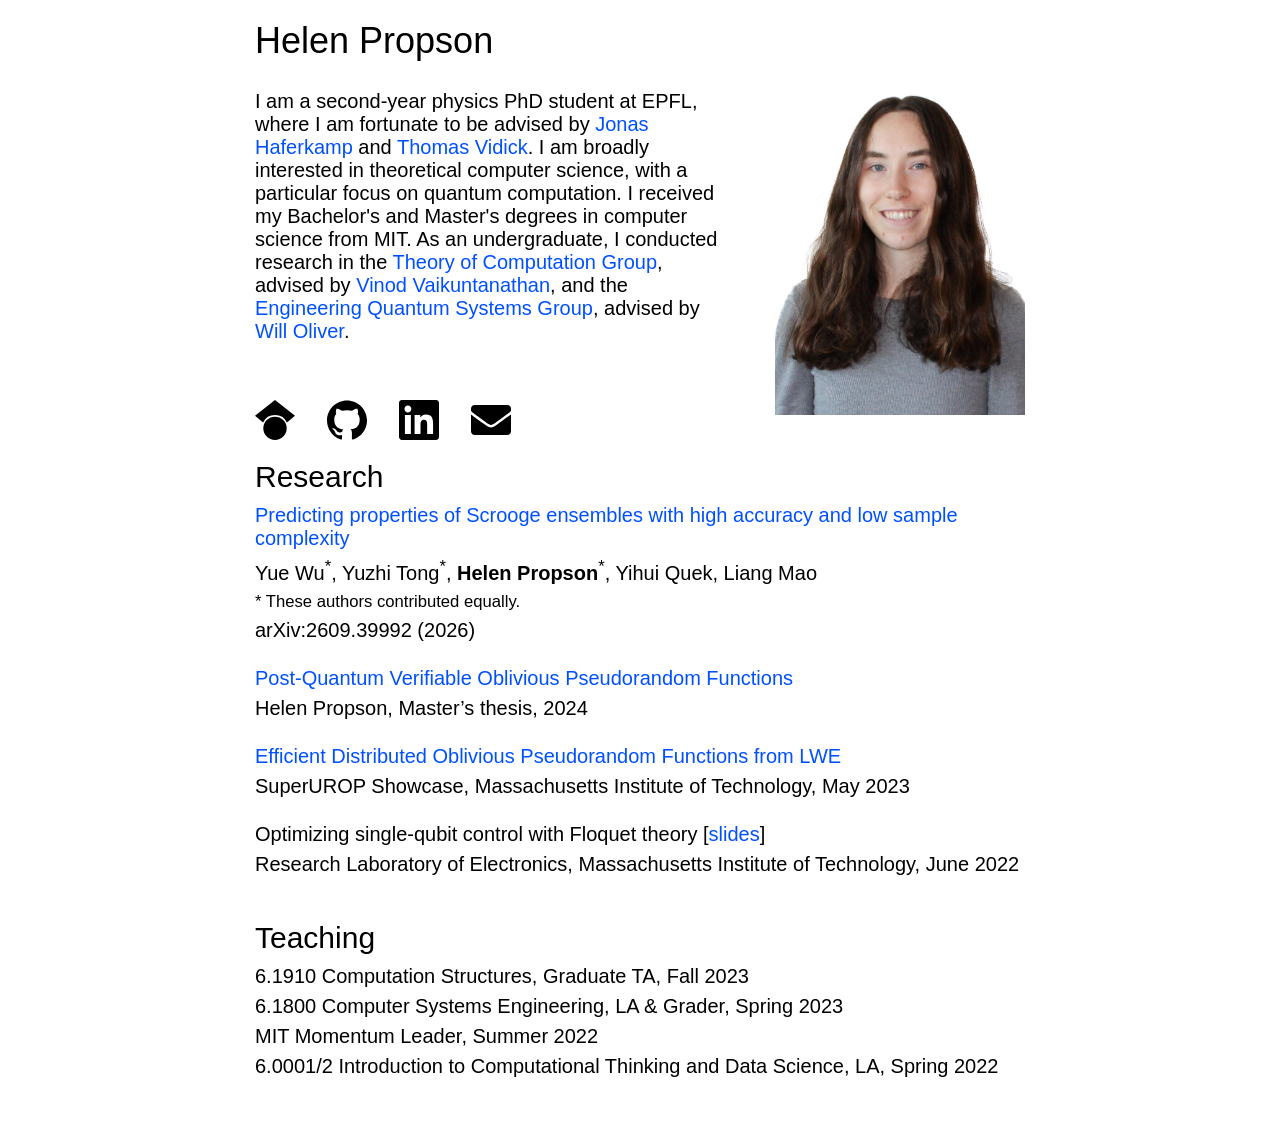
<file: index.html>
<html>
  <head>
    <meta charset="utf-8">
    <meta content="Helen is interested in cryptography and quantum computation" name="description">
    <title> Helen Propson </title>
    <link rel="stylesheet" href="styles.css?v=20261012">
  </head>
  <body>
    <div id="container">
      <!-- NAME -->
      <div id="name-header">
        Helen Propson
      </div>

      <!-- PROFILE -->
      <img id="profile" src="assets/profile.jpg" alt="Headshot of Helen Propson.">
      </img>

      <!-- BIO -->
      <div id="intro">
        I am a second-year physics PhD student at EPFL, where I am fortunate to be advised by <a href="https://sites.google.com/view/jonas-haferkamp/home" target="_blank">Jonas Haferkamp</a> and <a href="https://people.epfl.ch/thomas.vidick?lang=en" target="_blank">Thomas Vidick</a>.
        I am broadly interested in theoretical computer science, with a particular focus on quantum computation.
        I received my Bachelor's and Master's degrees in computer science from MIT.
        As an undergraduate, I conducted research in the <a href="https://toc.csail.mit.edu" target="_blank">Theory of Computation Group</a>, advised by <a href="https://people.csail.mit.edu/vinodv/" target="_blank">Vinod Vaikuntanathan</a>, and the <a href="https://equs.mit.edu"target="_blank">Engineering Quantum Systems Group</a>, advised by <a href="https://equs.mit.edu/william-d-oliver/" target="_blank">Will Oliver</a>. 
        <br/><br/>
      </div>

      <!-- LINKS -->
      <div id="links">
        <div id="link0" class="link">
          <a href="https://scholar.google.com/citations?user=dDJreLcAAAAJ&amp;hl=en" target="_blank" rel="noopener noreferrer" title="Google Scholar">
            <img src="assets/google-scholar.svg" alt="Google Scholar">
            </img>
          </a>
        </div>
        <div id="link1" class="link">
          <a href="https://github.com/helenpropson" target="_blank">
            <img src="assets/github.svg">
            </img>
          </a>
        </div>
        <div id="link2" class="link">
          <a href="https://www.linkedin.com/in/helenpropson/" target="_blank">
            <img src="assets/linkedin.svg">
            </img>
          </a>
        </div>
        <div id="link3" class="link">
          <a href="mailto:helen.propson@epfl.ch" target="_blank">
            <img src="assets/envelope.svg" alt="Email Helen Propson">
            </img>
          </a>
        </div>
      </div>
      
      <!-- RESEARCH -->
      <div id="publications-header" class="section-header">
        Research
      </div>

      <div style="margin-top: 10px;"></div>

      <div id="publications" class="section">
        <!---->
        <p>
          <a href="https://arxiv.org/abs/2609.39992" target="_blank">
            Predicting properties of Scrooge ensembles with high accuracy and low sample complexity
          </a>
        </p>
        <p>
          Yue Wu<sup>*</sup>, Yuzhi Tong<sup>*</sup>, <strong>Helen Propson</strong><sup>*</sup>, Yihui Quek, Liang Mao
        </p>
        <p>
          <small>* These authors contributed equally.</small>
        </p>
        <p>
          arXiv:2609.39992 (2026)
        </p>
        <br/>

        <!---->
        <p>
          <a href="https://dspace.mit.edu/bitstream/handle/1721.1/156650/propson-hpropson-meng-eecs-2024-thesis.pdf?sequence=1&isAllowed=y" target="_blank">
            Post-Quantum Verifiable Oblivious Pseudorandom Functions
          </a>
        </p>
        <p>
          Helen Propson, Master’s thesis, 2024
        </p>
        <!-- TODO: venue -->
        <br/>
        
        <!---->
        <p>
          <a href="assets/DOPRF.pdf" target="_blank">
            Efficient Distributed Oblivious Pseudorandom Functions from LWE
          </a>
        </p>
        <p>
          SuperUROP Showcase, Massachusetts Institute of Technology, May 2023
        </p>
        <!-- TODO: venue -->
        <br/>
        
        <!---->
        <p>
          Optimizing single-qubit control with Floquet theory [<a href="assets/slides.pdf" target="_blank">slides</a>]
        </p>
        <p>
          Research Laboratory of Electronics, Massachusetts Institute of Technology, June 2022
        </p>
        <!-- TODO: venue -->
        <br/>
          
      </div>

      <!-- New Teaching Section -->
      <div id="teaching-header"class="section-header">
        Teaching
      </div>

      <div style="margin-top: 10px;"></div>

      <div id="teaching" class="section">
        <p>6.1910 Computation Structures, Graduate TA, Fall 2023 </p>
        <p>6.1800 Computer Systems Engineering, LA & Grader, Spring 2023 </p>
        <p>MIT Momentum Leader, Summer 2022 </p>
        <p>6.0001/2 Introduction to Computational Thinking and Data Science, LA, Spring 2022</p>

      </div>
      
    </div>
  </body>
</html>
</file>
<file: styles.css>
/*** GENERAL ***/

:root {
  --container-width-desktop: 770px;
  --container-width-mobile: 100vw;
  --font-size-body-mobile: 20px;
  --link-count: 4;
  --link-offset-desktop: calc(var(--link-width-desktop) * 1.8);
  --link-offset-mobile: calc(var(--link-width-mobile) * 1.5);
  --link-width-desktop: 40px;
  --link-width-mobile: 8vw;
  --links-height-mobile: var(--link-width-mobile);
  --links-width-mobile: calc((var(--link-count) - 1) * var(--link-offset-mobile) + var(--link-width-mobile));
}

a {
  color: rgba(0, 80, 255, 1);
  text-decoration: none;
}

a:hover {
  color: rgba(0, 80, 255, 1);
  text-decoration: underline;
}

body {
  font-family: sans-serif;
  margin: 0;
  padding: 0;
}

li {
  font-size: 5vw;
  position: relative;
}

ul {
  padding-inline-start: 8vw;
  margin-block-start: 0;
  margin-block-end: 0;
}

p {
  font-size: 5vw;
  margin-block-start: 0;
  margin-block-end: 0.35em;
}

/*** CLASSES ***/

.link {
  position: absolute;
  width: var(--link-width-mobile);
}

.project-description {
  font-size: 5vw;
}

.section {
  left: 0;
  width: 84vw;
}

.section-header {
  font-size: 8vw; 
  left: 2vw;
  position: relative;
}

/*** ELEMENTS ***/

#container {
  display: block;
  left: 0;
  position: absolute;
  top: 0;
  width: 0;
}

#cv-svg {
  width: 7vw;
}

#name-header {
  font-size: 8vw;
  left: 0;
  position: relative;
  text-align: center;
  top: 2vw;
  width: 100vw;
}

#intro {
  left: 2vw;
  font-size: 5vw;
  position: relative;
  top: 7vw;
  width: 96vw;
}

#links {
  display: inline-block;       
  height: var(--links-height-mobile);
  left: calc((var(--container-width-mobile) - var(--links-width-mobile)) / 2);
  position: relative;
  top: 5vw;
  width: var(--links-width-mobile);
}

#link0 {
  left: 0;
}

#link1 {
  left: var(--link-offset-mobile);
}

#link2 {
  left: calc(2 * var(--link-offset-mobile));
}

#link3 {
  left: calc(3 * var(--link-offset-mobile));
}

#link4 {
  left: calc(4 * var(--link-offset-mobile));
}

#link5 {
  left: calc(5 * var(--link-offset-mobile));
}

#presentations-header {
  top: 12vw;
}

#presentations {
  position: relative;
  top: 12vw;
}

#profile {
  left: 37.5vw;
  position: relative;
  top: 4vw;         
  width: 25vw;
}

#projects-header {
  top: 12vw;
}

#projects {
  position: relative;
  top: 12vw;
}

#publications-header {
  top: 12vw;
}

#publications {
  position: relative;
  top: 12vw;
  left: 2vw;
}

#teaching-header {
  top: 12vw;
}

#teaching {
  position: relative;
  top: 12vw;
  left: 2vw;
}

/*** MOBILE ***/

@media (min-device-width: 800px) and (min-width: 800px) {

  li {
    font-size: var(--font-size-body-mobile);
  }

  ul {
    padding-inline-start: 40px;
  }

  p {
    font-size: var(--font-size-body-mobile);
  }

  .link {
    top: 0;
    width: var(--link-width-desktop);
  }

  .project-description {  
    font-size: var(--font-size-body-mobile);
  }

  .section-header {
    font-size: 30px;
  }

  .section {
    width: auto;
  }

  #cv-svg {
    width: 35px;
  }

  #container {
    left: calc((100vw - var(--container-width-desktop)) / 2);
    top: 20px;
    width: var(--container-width-desktop);
    padding-top: 440px;
    padding-bottom: 40px;
  }
  
  #intro {
    font-size: var(--font-size-body-mobile);
    left: 0;
    position: absolute;
    top: 70px;
    width: 480px;
  }

  #links {
    left: 0;
    position: absolute;
    top: 380px;
    width: var(--container-width-desktop);
  }

  #link0 {
    left: 0;
  }

  #link1 {
    left: var(--link-offset-desktop);
  }

  #link2 {
    left: calc(2 * var(--link-offset-desktop));
  }

  #link3 {
    left: calc(3 * var(--link-offset-desktop));
  }

  #link4 {
    left: calc(4 * var(--link-offset-desktop));
  }

  #link5 {
    left: calc(5 * var(--link-offset-desktop));
  }

  #name-header {
    font-size: 36px;
    left: 0;
    position: absolute;
    text-align: unset;
    top: 0;
    width: unset;
  }

  #presentations-header {
    left: unset;
    position: absolute;
    top: 570px;
  }

  #presentations {
    left: unset;
    position: absolute;
    top: 600px;
  }

  #profile {
    left: unset;
    position: absolute;
    right: 0;
    top: 70px;
    width: 250px;
  }

  #projects-header {
    left: unset;
    position: absolute;
    top: 770px;
  }

  #projects {
    left: unset;
    position: absolute;
    top: 800px;
    width: 525px;
  }

  #publications-header {
    left: unset;
    position: relative;
    top: unset;
  }

  #publications {
    left: 0;
    position: relative;
    top: unset;
    margin-bottom: 20px;
  }

  #teaching-header {
    left: unset;
    position: relative;
    top: unset;
  }

  #teaching {
    left: 0;
    position: relative;
    top: unset;
  }

}
</file>
